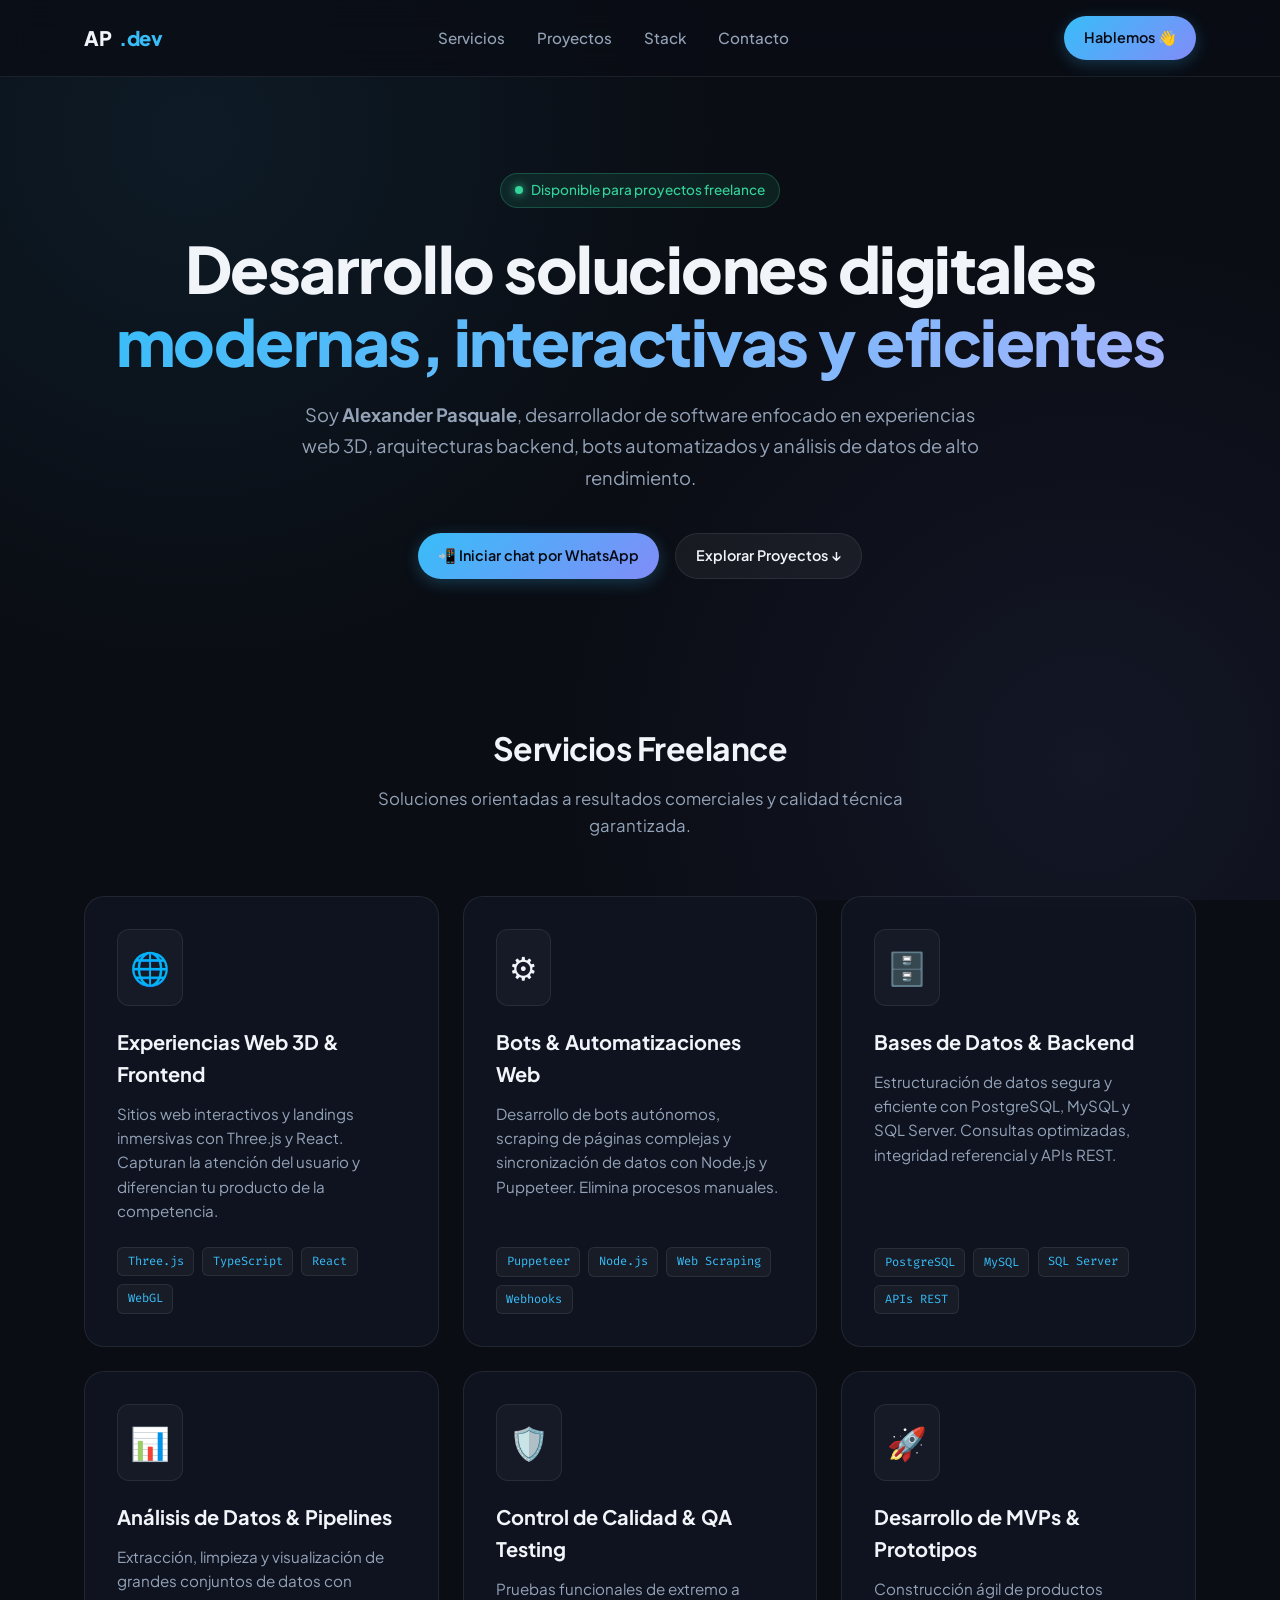
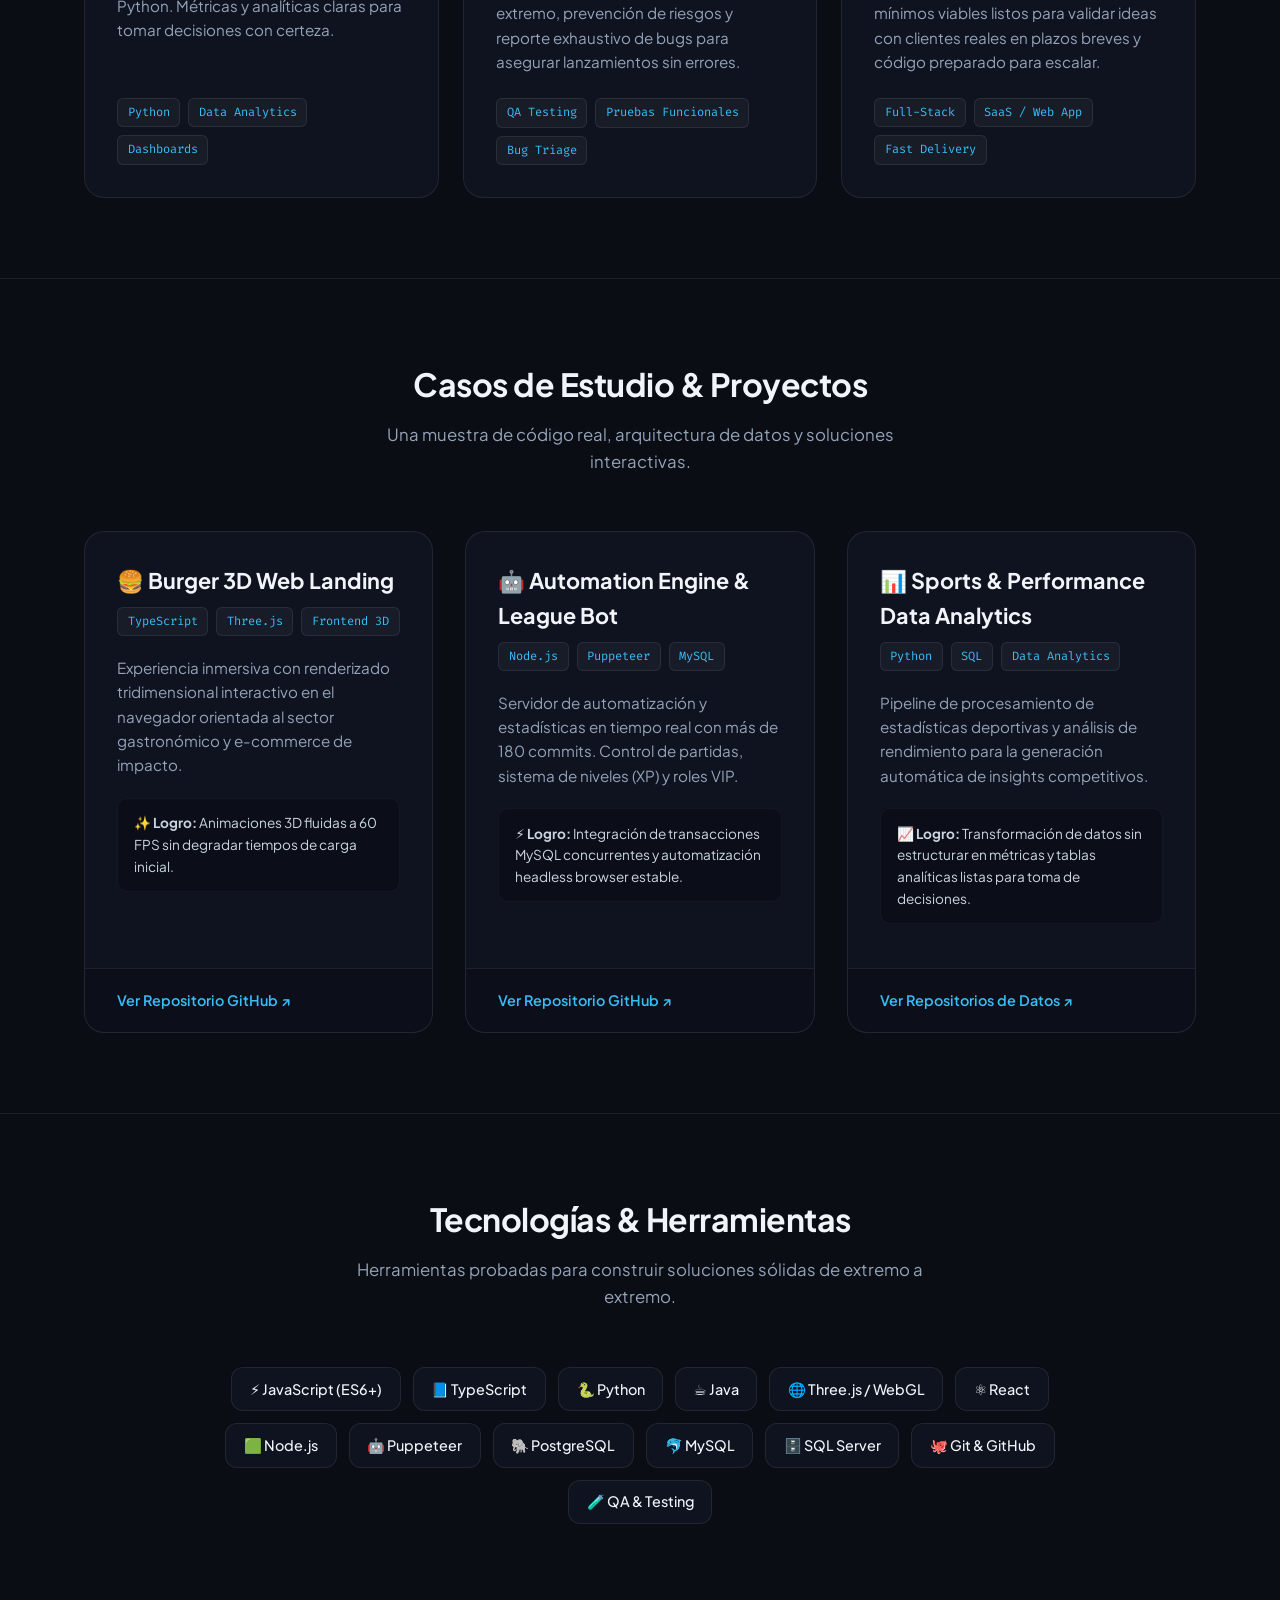
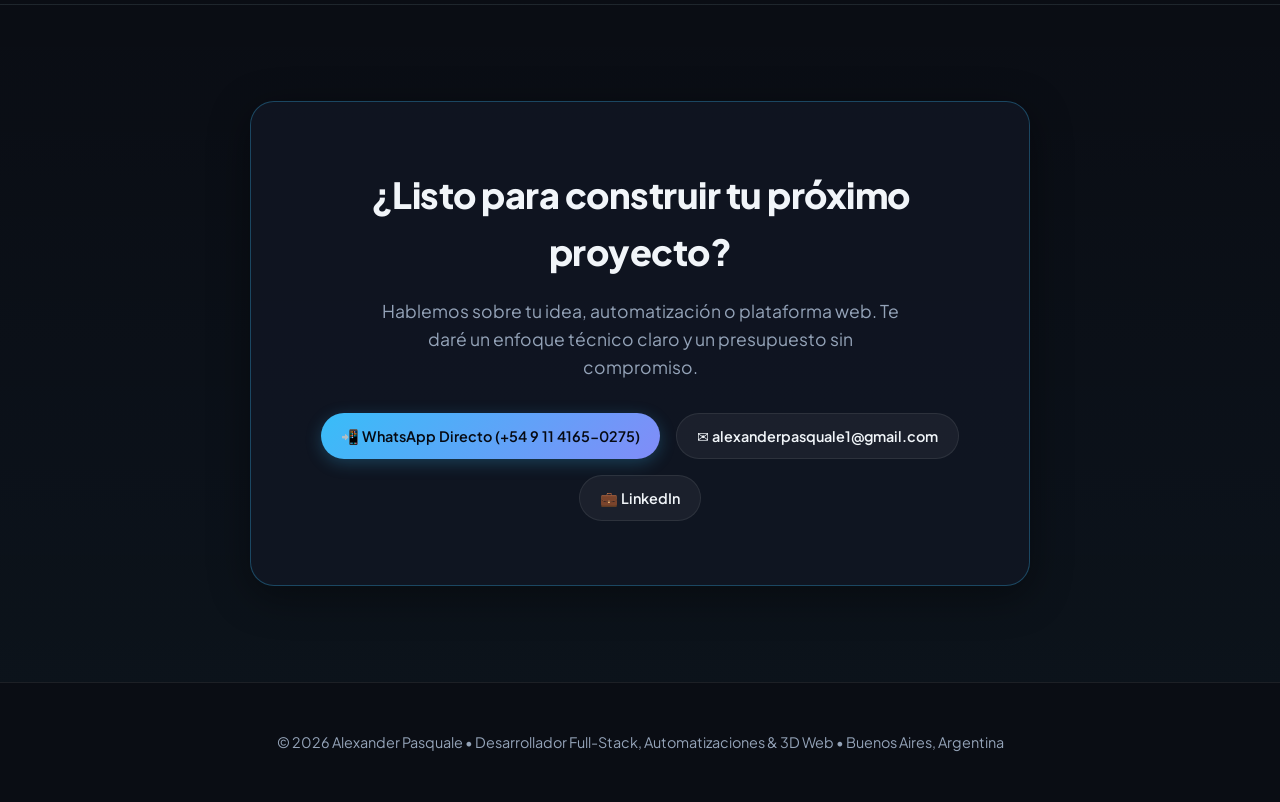
<file: index.html>
<!DOCTYPE html>
<html lang="es">
<head>
  <meta charset="UTF-8">
  <meta name="viewport" content="width=device-width, initial-scale=1.0">
  <title>Alexander Pasquale | Full-Stack & Automation Developer</title>
  <meta name="description" content="Desarrollador Full-Stack, Automatizaciones & Experiencias Web 3D. Soluciones digitales a medida con TypeScript, Node.js, Three.js, Python y SQL.">
  <link rel="preconnect" href="https://fonts.googleapis.com">
  <link rel="preconnect" href="https://fonts.gstatic.com" crossorigin>
  <link href="https://fonts.googleapis.com/css2?family=Plus+Jakarta+Sans:wght@300;400;500;600;700;800&family=Fira+Code:wght@400;500&display=swap" rel="stylesheet">
  <link rel="stylesheet" href="css/style.css">
</head>
<body>

  <!-- Navigation -->
  <nav>
    <div class="container nav-content">
      <a href="#" class="brand">
        AP<span>.dev</span>
      </a>
      <ul class="nav-links">
        <li><a href="#servicios">Servicios</a></li>
        <li><a href="#proyectos">Proyectos</a></li>
        <li><a href="#stack">Stack</a></li>
        <li><a href="#contacto">Contacto</a></li>
      </ul>
      <a href="https://wa.me/5491141650275?text=Hola%20Alexander,%20quisiera%20consultarte%20por%20un%20proyecto" target="_blank" class="btn btn-primary">
        Hablemos 👋
      </a>
    </div>
  </nav>

  <!-- Hero Section -->
  <header class="hero">
    <div class="container">
      <div class="badge-status">
        <span class="status-dot"></span>
        Disponible para proyectos freelance
      </div>
      <h1>
        Desarrollo soluciones digitales<br>
        <span class="highlight">modernas, interactivas y eficientes</span>
      </h1>
      <p>
        Soy <strong>Alexander Pasquale</strong>, desarrollador de software enfocado en experiencias web 3D, arquitecturas backend, bots automatizados y análisis de datos de alto rendimiento.
      </p>
      <div class="hero-actions">
        <a href="https://wa.me/5491141650275?text=Hola%20Alexander,%20tengo%20una%20propuesta%20de%20proyecto" target="_blank" class="btn btn-primary">
          📲 Iniciar chat por WhatsApp
        </a>
        <a href="#proyectos" class="btn btn-secondary">
          Explorar Proyectos ↓
        </a>
      </div>
    </div>
  </header>

  <!-- Services Section -->
  <section class="services" id="servicios">
    <div class="container">
      <div class="section-title">
        <h2>Servicios Freelance</h2>
        <p>Soluciones orientadas a resultados comerciales y calidad técnica garantizada.</p>
      </div>

      <div class="services-grid">
        <div class="card">
          <div class="card-icon">🌐</div>
          <h3>Experiencias Web 3D & Frontend</h3>
          <p>Sitios web interactivos y landings inmersivas con Three.js y React. Capturan la atención del usuario y diferencian tu producto de la competencia.</p>
          <div class="card-tags">
            <span class="tag">Three.js</span>
            <span class="tag">TypeScript</span>
            <span class="tag">React</span>
            <span class="tag">WebGL</span>
          </div>
        </div>

        <div class="card">
          <div class="card-icon">⚙️</div>
          <h3>Bots & Automatizaciones Web</h3>
          <p>Desarrollo de bots autónomos, scraping de páginas complejas y sincronización de datos con Node.js y Puppeteer. Elimina procesos manuales.</p>
          <div class="card-tags">
            <span class="tag">Puppeteer</span>
            <span class="tag">Node.js</span>
            <span class="tag">Web Scraping</span>
            <span class="tag">Webhooks</span>
          </div>
        </div>

        <div class="card">
          <div class="card-icon">🗄️</div>
          <h3>Bases de Datos & Backend</h3>
          <p>Estructuración de datos segura y eficiente con PostgreSQL, MySQL y SQL Server. Consultas optimizadas, integridad referencial y APIs REST.</p>
          <div class="card-tags">
            <span class="tag">PostgreSQL</span>
            <span class="tag">MySQL</span>
            <span class="tag">SQL Server</span>
            <span class="tag">APIs REST</span>
          </div>
        </div>

        <div class="card">
          <div class="card-icon">📊</div>
          <h3>Análisis de Datos & Pipelines</h3>
          <p>Extracción, limpieza y visualización de grandes conjuntos de datos con Python. Métricas y analíticas claras para tomar decisiones con certeza.</p>
          <div class="card-tags">
            <span class="tag">Python</span>
            <span class="tag">Data Analytics</span>
            <span class="tag">Dashboards</span>
          </div>
        </div>

        <div class="card">
          <div class="card-icon">🛡️</div>
          <h3>Control de Calidad & QA Testing</h3>
          <p>Pruebas funcionales de extremo a extremo, prevención de riesgos y reporte exhaustivo de bugs para asegurar lanzamientos sin errores.</p>
          <div class="card-tags">
            <span class="tag">QA Testing</span>
            <span class="tag">Pruebas Funcionales</span>
            <span class="tag">Bug Triage</span>
          </div>
        </div>

        <div class="card">
          <div class="card-icon">🚀</div>
          <h3>Desarrollo de MVPs & Prototipos</h3>
          <p>Construcción ágil de productos mínimos viables listos para validar ideas con clientes reales en plazos breves y código preparado para escalar.</p>
          <div class="card-tags">
            <span class="tag">Full-Stack</span>
            <span class="tag">SaaS / Web App</span>
            <span class="tag">Fast Delivery</span>
          </div>
        </div>
      </div>
    </div>
  </section>

  <!-- Projects Section -->
  <section class="projects" id="proyectos">
    <div class="container">
      <div class="section-title">
        <h2>Casos de Estudio & Proyectos</h2>
        <p>Una muestra de código real, arquitectura de datos y soluciones interactivas.</p>
      </div>

      <div class="projects-grid">
        <!-- Project 1 -->
        <div class="project-card">
          <div class="project-header">
            <h3>🍔 Burger 3D Web Landing</h3>
            <div class="card-tags">
              <span class="tag">TypeScript</span>
              <span class="tag">Three.js</span>
              <span class="tag">Frontend 3D</span>
            </div>
          </div>
          <div class="project-body">
            <p>Experiencia inmersiva con renderizado tridimensional interactivo en el navegador orientada al sector gastronómico y e-commerce de impacto.</p>
            <div class="project-metrics">
              ✨ <strong>Logro:</strong> Animaciones 3D fluidas a 60 FPS sin degradar tiempos de carga inicial.
            </div>
          </div>
          <div class="project-footer">
            <a href="https://github.com/PasqualeAlexander/burger-web-3D" target="_blank" class="project-link">
              Ver Repositorio GitHub ↗
            </a>
          </div>
        </div>

        <!-- Project 2 -->
        <div class="project-card">
          <div class="project-header">
            <h3>🤖 Automation Engine & League Bot</h3>
            <div class="card-tags">
              <span class="tag">Node.js</span>
              <span class="tag">Puppeteer</span>
              <span class="tag">MySQL</span>
            </div>
          </div>
          <div class="project-body">
            <p>Servidor de automatización y estadísticas en tiempo real con más de 180 commits. Control de partidas, sistema de niveles (XP) y roles VIP.</p>
            <div class="project-metrics">
              ⚡ <strong>Logro:</strong> Integración de transacciones MySQL concurrentes y automatización headless browser estable.
            </div>
          </div>
          <div class="project-footer">
            <a href="https://github.com/PasqualeAlexander/bot-JT-LNB" target="_blank" class="project-link">
              Ver Repositorio GitHub ↗
            </a>
          </div>
        </div>

        <!-- Project 3 -->
        <div class="project-card">
          <div class="project-header">
            <h3>📊 Sports & Performance Data Analytics</h3>
            <div class="card-tags">
              <span class="tag">Python</span>
              <span class="tag">SQL</span>
              <span class="tag">Data Analytics</span>
            </div>
          </div>
          <div class="project-body">
            <p>Pipeline de procesamiento de estadísticas deportivas y análisis de rendimiento para la generación automática de insights competitivos.</p>
            <div class="project-metrics">
              📈 <strong>Logro:</strong> Transformación de datos sin estructurar en métricas y tablas analíticas listas para toma de decisiones.
            </div>
          </div>
          <div class="project-footer">
            <a href="https://github.com/PasqualeAlexander" target="_blank" class="project-link">
              Ver Repositorios de Datos ↗
            </a>
          </div>
        </div>
      </div>
    </div>
  </section>

  <!-- Tech Stack Section -->
  <section class="stack" id="stack">
    <div class="container">
      <div class="section-title">
        <h2>Tecnologías & Herramientas</h2>
        <p>Herramientas probadas para construir soluciones sólidas de extremo a extremo.</p>
      </div>

      <div class="stack-badges">
        <div class="stack-item">⚡ JavaScript (ES6+)</div>
        <div class="stack-item">📘 TypeScript</div>
        <div class="stack-item">🐍 Python</div>
        <div class="stack-item">☕ Java</div>
        <div class="stack-item">🌐 Three.js / WebGL</div>
        <div class="stack-item">⚛️ React</div>
        <div class="stack-item">🟩 Node.js</div>
        <div class="stack-item">🤖 Puppeteer</div>
        <div class="stack-item">🐘 PostgreSQL</div>
        <div class="stack-item">🐬 MySQL</div>
        <div class="stack-item">🗄️ SQL Server</div>
        <div class="stack-item">🐙 Git & GitHub</div>
        <div class="stack-item">🧪 QA & Testing</div>
      </div>
    </div>
  </section>

  <!-- CTA Section -->
  <section class="cta" id="contacto">
    <div class="container">
      <div class="cta-box">
        <h2>¿Listo para construir tu próximo proyecto?</h2>
        <p>Hablemos sobre tu idea, automatización o plataforma web. Te daré un enfoque técnico claro y un presupuesto sin compromiso.</p>
        
        <div class="hero-actions">
          <a href="https://wa.me/5491141650275?text=Hola%20Alexander,%20me%20comunico%20desde%20tu%20web%20para%20consultarte%20por%20un%20proyecto" target="_blank" class="btn btn-primary">
            📲 WhatsApp Directo (+54 9 11 4165-0275)
          </a>
          <a href="mailto:alexanderpasquale1@gmail.com" class="btn btn-secondary">
            ✉️ alexanderpasquale1@gmail.com
          </a>
          <a href="https://linkedin.com/in/pasqualealexander" target="_blank" class="btn btn-secondary">
            💼 LinkedIn
          </a>
        </div>
      </div>
    </div>
  </section>

  <!-- Footer -->
  <footer>
    <div class="container">
      <p>© 2026 Alexander Pasquale • Desarrollador Full-Stack, Automatizaciones & 3D Web • Buenos Aires, Argentina</p>
    </div>
  </footer>

  <script src="js/main.js"></script>
</body>
</html>
</file>
<file: css/style.css>
:root {
  color-scheme: light dark;
  --bg-dark: #0a0d14;
  --bg-card: rgba(18, 24, 38, 0.7);
  --bg-card-hover: rgba(28, 38, 60, 0.85);
  --border-color: rgba(255, 255, 255, 0.08);
  --border-accent: rgba(56, 189, 248, 0.3);
  --text-main: #f1f5f9;
  --text-muted: #94a3b8;
  --primary: #38bdf8;
  --primary-glow: rgba(56, 189, 248, 0.25);
  --accent: #818cf8;
  --success: #34d399;
  --font-sans: 'Plus Jakarta Sans', system-ui, -apple-system, sans-serif;
  --font-mono: 'Fira Code', monospace;
}

* {
  box-sizing: border-box;
  margin: 0;
  padding: 0;
}

html {
  scroll-behavior: smooth;
}

body {
  background-color: var(--bg-dark);
  color: var(--text-main);
  font-family: var(--font-sans);
  line-height: 1.6;
  overflow-x: hidden;
  background-image: 
    radial-gradient(circle at 15% 15%, rgba(56, 189, 248, 0.08) 0%, transparent 40%),
    radial-gradient(circle at 85% 85%, rgba(129, 140, 248, 0.08) 0%, transparent 40%);
  background-attachment: fixed;
}

/* Container */
.container {
  max-width: 1160px;
  margin: 0 auto;
  padding: 0 1.5rem;
}

/* Navbar */
nav {
  position: sticky;
  top: 0;
  z-index: 100;
  backdrop-filter: blur(16px);
  -webkit-backdrop-filter: blur(16px);
  background: rgba(10, 13, 20, 0.75);
  border-bottom: 1px solid var(--border-color);
  padding: 1rem 0;
  transition: all 0.3s ease;
}

nav.scrolled {
  background: rgba(10, 13, 20, 0.92);
  box-shadow: 0 4px 20px rgba(0, 0, 0, 0.4);
}

.nav-content {
  display: flex;
  justify-content: space-between;
  align-items: center;
}

.brand {
  font-weight: 800;
  font-size: 1.25rem;
  letter-spacing: -0.5px;
  color: var(--text-main);
  text-decoration: none;
  display: flex;
  align-items: center;
  gap: 0.5rem;
}

.brand span {
  color: var(--primary);
}

.nav-links {
  display: flex;
  gap: 2rem;
  align-items: center;
  list-style: none;
}

.nav-links a {
  color: var(--text-muted);
  text-decoration: none;
  font-size: 0.95rem;
  font-weight: 500;
  transition: color 0.2s ease;
}

.nav-links a:hover {
  color: var(--primary);
}

/* Buttons */
.btn {
  display: inline-flex;
  align-items: center;
  gap: 0.5rem;
  padding: 0.65rem 1.25rem;
  border-radius: 9999px;
  font-size: 0.9rem;
  font-weight: 600;
  text-decoration: none;
  transition: all 0.25s ease;
  cursor: pointer;
  border: none;
}

.btn-primary {
  background: linear-gradient(135deg, var(--primary) 0%, var(--accent) 100%);
  color: #060911;
  box-shadow: 0 4px 16px var(--primary-glow);
}

.btn-primary:hover {
  transform: translateY(-2px);
  box-shadow: 0 6px 20px rgba(56, 189, 248, 0.4);
}

.btn-secondary {
  background: rgba(255, 255, 255, 0.05);
  color: var(--text-main);
  border: 1px solid var(--border-color);
}

.btn-secondary:hover {
  background: rgba(255, 255, 255, 0.1);
  border-color: rgba(255, 255, 255, 0.2);
}

/* Hero Section */
.hero {
  padding: 6rem 0 4rem;
  text-align: center;
}

.badge-status {
  display: inline-flex;
  align-items: center;
  gap: 0.5rem;
  padding: 0.35rem 0.9rem;
  background: rgba(52, 211, 153, 0.1);
  border: 1px solid rgba(52, 211, 153, 0.25);
  border-radius: 9999px;
  font-size: 0.85rem;
  color: var(--success);
  margin-bottom: 1.5rem;
  font-weight: 500;
}

.status-dot {
  width: 8px;
  height: 8px;
  background: var(--success);
  border-radius: 50%;
  box-shadow: 0 0 10px var(--success);
  animation: pulse 2s infinite;
}

@keyframes pulse {
  0%, 100% { opacity: 1; transform: scale(1); }
  50% { opacity: 0.5; transform: scale(1.2); }
}

.hero h1 {
  font-size: clamp(2.5rem, 5vw, 4rem);
  font-weight: 800;
  letter-spacing: -1.5px;
  line-height: 1.15;
  margin-bottom: 1.25rem;
}

.hero h1 .highlight {
  background: linear-gradient(135deg, var(--primary) 0%, #a5b4fc 100%);
  -webkit-background-clip: text;
  -webkit-text-fill-color: transparent;
}

.hero p {
  max-width: 680px;
  margin: 0 auto 2.5rem;
  font-size: 1.15rem;
  color: var(--text-muted);
  line-height: 1.7;
}

.hero-actions {
  display: flex;
  justify-content: center;
  gap: 1rem;
  flex-wrap: wrap;
}

/* Section Header */
.section-title {
  text-align: center;
  margin-bottom: 3.5rem;
}

.section-title h2 {
  font-size: 2rem;
  font-weight: 700;
  letter-spacing: -0.5px;
  margin-bottom: 0.75rem;
}

.section-title p {
  color: var(--text-muted);
  font-size: 1.05rem;
  max-width: 580px;
  margin: 0 auto;
}

/* Services Grid */
.services {
  padding: 5rem 0;
}

.services-grid {
  display: grid;
  grid-template-columns: repeat(auto-fit, minmax(320px, 1fr));
  gap: 1.5rem;
}

.card {
  background: var(--bg-card);
  border: 1px solid var(--border-color);
  border-radius: 20px;
  padding: 2rem;
  transition: all 0.3s cubic-bezier(0.16, 1, 0.3, 1);
  backdrop-filter: blur(8px);
  position: relative;
  display: flex;
  flex-direction: column;
}

.card:hover {
  background: var(--bg-card-hover);
  border-color: var(--border-accent);
  transform: translateY(-4px);
}

.card-icon {
  font-size: 2rem;
  margin-bottom: 1.25rem;
  display: inline-block;
  width: fit-content;
  padding: 0.75rem;
  border-radius: 12px;
  background: rgba(255, 255, 255, 0.03);
  border: 1px solid var(--border-color);
}

.card h3 {
  font-size: 1.25rem;
  font-weight: 700;
  margin-bottom: 0.75rem;
  color: var(--text-main);
}

.card p {
  color: var(--text-muted);
  font-size: 0.95rem;
  line-height: 1.6;
  flex-grow: 1;
  margin-bottom: 1.5rem;
}

.card-tags {
  display: flex;
  gap: 0.5rem;
  flex-wrap: wrap;
}

.tag {
  font-family: var(--font-mono);
  font-size: 0.75rem;
  padding: 0.25rem 0.6rem;
  background: rgba(255, 255, 255, 0.04);
  border: 1px solid var(--border-color);
  border-radius: 6px;
  color: var(--primary);
}

/* Projects Section */
.projects {
  padding: 5rem 0;
  border-top: 1px solid var(--border-color);
}

.projects-grid {
  display: grid;
  grid-template-columns: repeat(auto-fit, minmax(340px, 1fr));
  gap: 2rem;
}

.project-card {
  background: var(--bg-card);
  border: 1px solid var(--border-color);
  border-radius: 20px;
  overflow: hidden;
  display: flex;
  flex-direction: column;
  transition: all 0.3s ease;
}

.project-card:hover {
  border-color: var(--border-accent);
  transform: translateY(-4px);
}

.project-header {
  padding: 2rem 2rem 1.25rem;
}

.project-header h3 {
  font-size: 1.35rem;
  font-weight: 700;
  margin-bottom: 0.5rem;
}

.project-body {
  padding: 0 2rem 1.5rem;
  flex-grow: 1;
}

.project-body p {
  color: var(--text-muted);
  font-size: 0.95rem;
  line-height: 1.6;
  margin-bottom: 1.25rem;
}

.project-metrics {
  background: rgba(0, 0, 0, 0.25);
  border-radius: 10px;
  padding: 0.85rem 1rem;
  margin-bottom: 1.25rem;
  border: 1px solid rgba(255, 255, 255, 0.04);
  font-size: 0.85rem;
  color: #cbd5e1;
}

.project-footer {
  padding: 1.25rem 2rem;
  background: rgba(0, 0, 0, 0.2);
  border-top: 1px solid var(--border-color);
  display: flex;
  justify-content: space-between;
  align-items: center;
}

.project-link {
  color: var(--primary);
  text-decoration: none;
  font-size: 0.9rem;
  font-weight: 600;
  display: inline-flex;
  align-items: center;
  gap: 0.4rem;
}

.project-link:hover {
  text-decoration: underline;
}

/* Tech Stack */
.stack {
  padding: 5rem 0;
  border-top: 1px solid var(--border-color);
}

.stack-badges {
  display: flex;
  flex-wrap: wrap;
  justify-content: center;
  gap: 0.75rem;
  max-width: 860px;
  margin: 0 auto;
}

.stack-item {
  display: flex;
  align-items: center;
  gap: 0.5rem;
  padding: 0.6rem 1.1rem;
  background: var(--bg-card);
  border: 1px solid var(--border-color);
  border-radius: 12px;
  font-size: 0.9rem;
  font-weight: 500;
  transition: all 0.2s ease;
}

.stack-item:hover {
  border-color: var(--primary);
  background: rgba(56, 189, 248, 0.05);
  transform: translateY(-2px);
}

/* CTA Section */
.cta {
  padding: 6rem 0;
  text-align: center;
  background: linear-gradient(180deg, transparent 0%, rgba(56, 189, 248, 0.03) 100%);
  border-top: 1px solid var(--border-color);
}

.cta-box {
  background: var(--bg-card);
  border: 1px solid var(--border-accent);
  border-radius: 24px;
  padding: 4rem 2rem;
  max-width: 780px;
  margin: 0 auto;
  box-shadow: 0 10px 40px rgba(0, 0, 0, 0.4);
}

.cta h2 {
  font-size: 2.25rem;
  font-weight: 800;
  margin-bottom: 1rem;
  letter-spacing: -0.5px;
}

.cta p {
  color: var(--text-muted);
  font-size: 1.1rem;
  margin-bottom: 2rem;
  max-width: 540px;
  margin-left: auto;
  margin-right: auto;
}

/* Footer */
footer {
  padding: 3rem 0;
  border-top: 1px solid var(--border-color);
  text-align: center;
  color: var(--text-muted);
  font-size: 0.9rem;
}

/* Mobile Responsive */
@media (max-width: 768px) {
  .nav-links {
    display: none;
  }
  .hero h1 {
    font-size: 2.3rem;
  }
}
</file>
